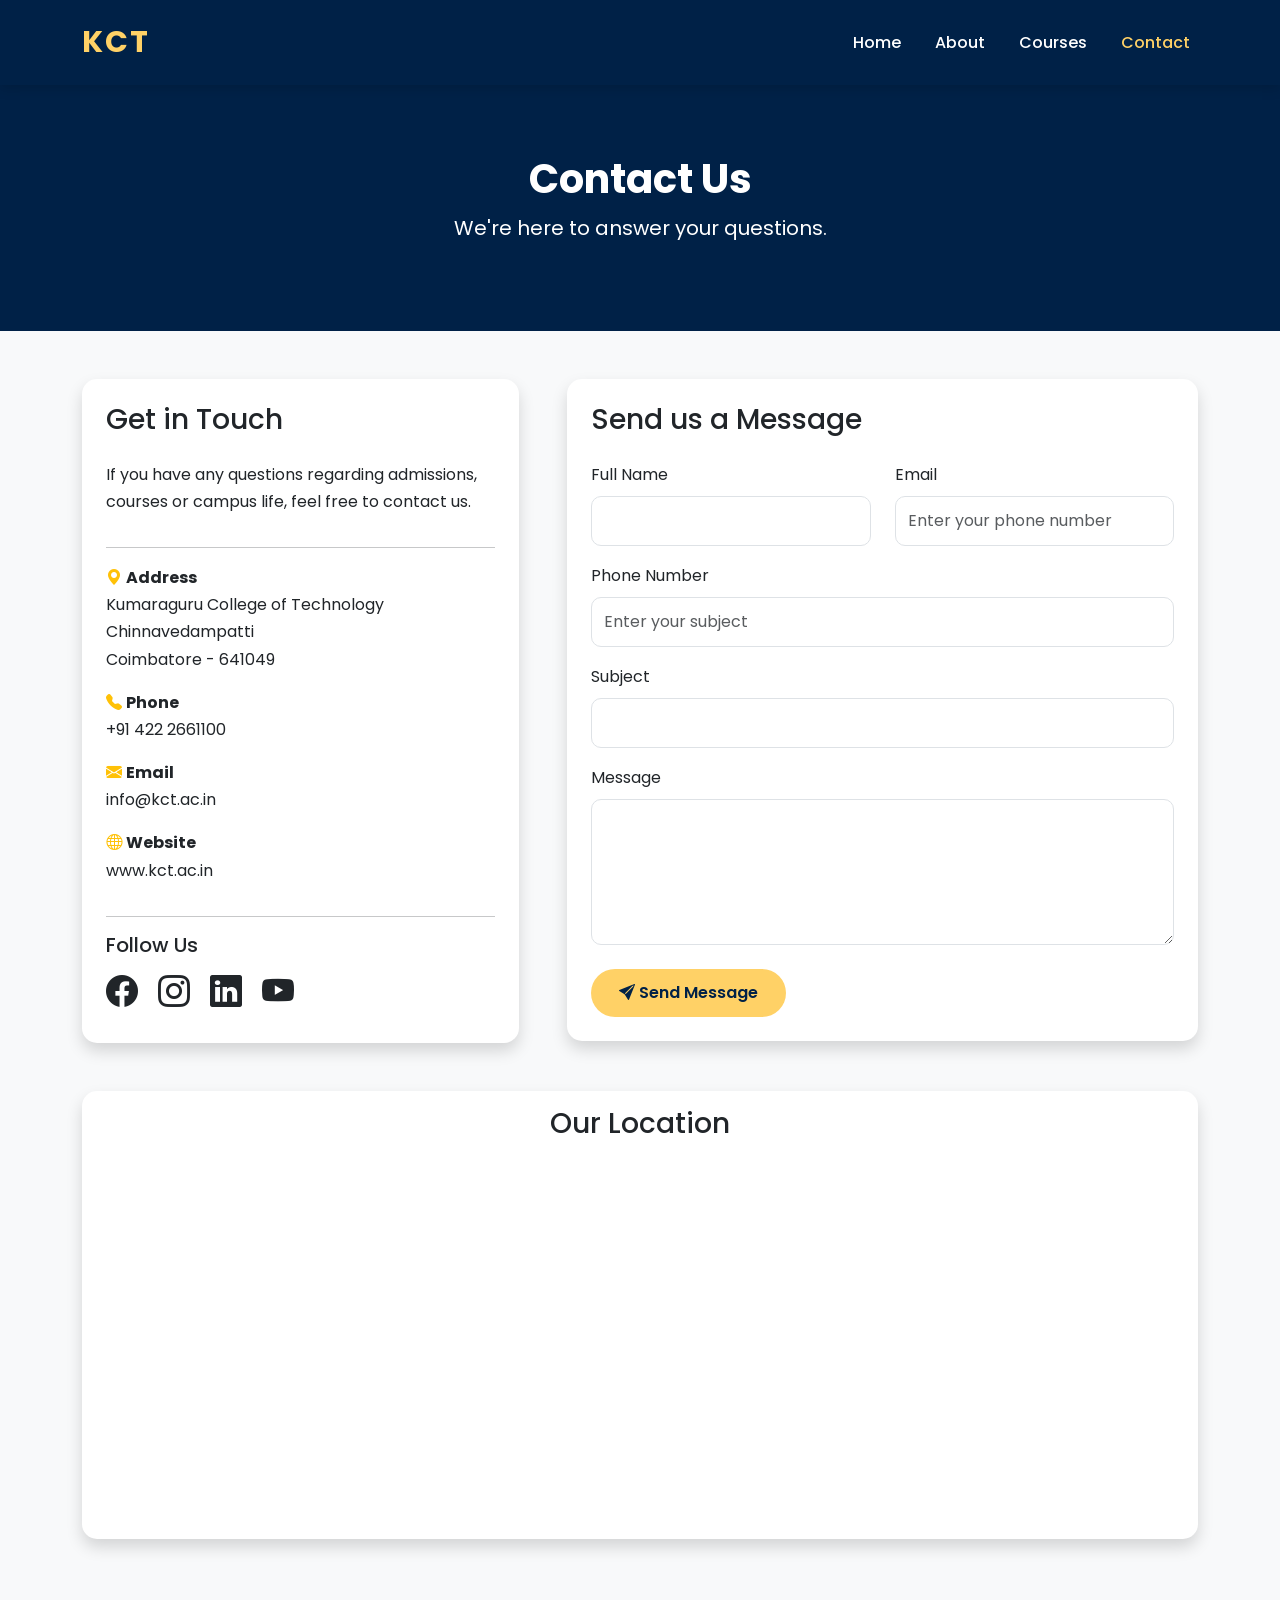
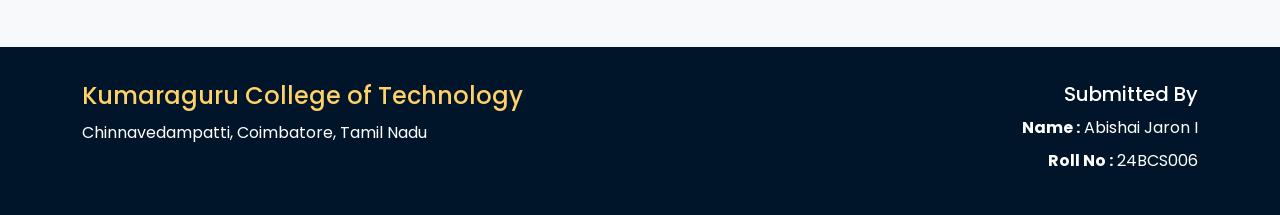
<file: contact.html>
<!DOCTYPE html>
<html lang="en">

<head>

<meta charset="UTF-8">
<meta name="viewport" content="width=device-width, initial-scale=1.0">

<title>Contact | Kumaraguru College of Technology</title>

<link href="https://cdn.jsdelivr.net/npm/bootstrap@5.3.3/dist/css/bootstrap.min.css" rel="stylesheet">

<link rel="stylesheet"
href="https://cdn.jsdelivr.net/npm/bootstrap-icons@1.11.3/font/bootstrap-icons.min.css">

<link rel="stylesheet" href="style.css">

</head>

<body>

<!-- ================= NAVBAR ================= -->

<nav class="navbar navbar-expand-lg navbar-dark custom-navbar">

<div class="container">

<a class="navbar-brand" href="index.html">

KCT

</a>

<button class="navbar-toggler"
type="button"
data-bs-toggle="collapse"
data-bs-target="#menu">

<span class="navbar-toggler-icon"></span>

</button>

<div class="collapse navbar-collapse" id="menu">

<ul class="navbar-nav ms-auto">

<li class="nav-item">
<a class="nav-link" href="index.html">Home</a>
</li>

<li class="nav-item">
<a class="nav-link" href="about.html">About</a>
</li>

<li class="nav-item">
<a class="nav-link" href="courses.html">Courses</a>
</li>

<li class="nav-item">
<a class="nav-link active" href="contact.html">Contact</a>
</li>

</ul>

</div>

</div>

</nav>

<!-- ================= HEADER ================= -->

<section class="page-header">

<div class="container">

<h1>

Contact Us

</h1>

<p>

We're here to answer your questions.

</p>

</div>

</section>

<!-- ================= CONTACT ================= -->

<section class="container py-5">

<div class="row g-5">

<!-- LEFT -->

<div class="col-lg-5">

<div class="card p-4 shadow h-100">

<h3 class="mb-4">

Get in Touch

</h3>

<p>

If you have any questions regarding admissions,
courses or campus life, feel free to contact us.

</p>

<hr>

<p>

<i class="bi bi-geo-alt-fill text-warning"></i>

<strong> Address</strong>

<br>

Kumaraguru College of Technology

<br>

Chinnavedampatti

<br>

Coimbatore - 641049

</p>

<p>

<i class="bi bi-telephone-fill text-warning"></i>

<strong> Phone</strong>

<br>

+91 422 2661100

</p>

<p>

<i class="bi bi-envelope-fill text-warning"></i>

<strong> Email</strong>

<br>

info@kct.ac.in

</p>

<p>

<i class="bi bi-globe text-warning"></i>

<strong> Website</strong>

<br>

www.kct.ac.in

</p>

<hr>

<h5>

Follow Us

</h5>

<div>

<i class="bi bi-facebook fs-2 me-3"></i>

<i class="bi bi-instagram fs-2 me-3"></i>

<i class="bi bi-linkedin fs-2 me-3"></i>

<i class="bi bi-youtube fs-2"></i>

</div>

</div>

</div>

<!-- RIGHT -->

<div class="col-lg-7">

<div class="card shadow p-4">

<h3 class="mb-4">

Send us a Message

</h3>

<form onsubmit="return sendMessage()">

<div class="row">

<div class="col-md-6 mb-3">

<label class="form-label">

Full Name

</label>

<input
type="text"
class="form-control"
required>

</div>

<div class="col-md-6 mb-3">

<label class="form-label">

Email

</label>

<input
    type="tel"
    class="form-control"
    placeholder="Enter your phone number"
>

</div>

</div>

<div class="mb-3">

<label class="form-label">

Phone Number

</label>

<input
    type="text"
    class="form-control"
    placeholder="Enter your subject"
>

</div>

<div class="mb-3">

<label class="form-label">

Subject

</label>

<input
type="text"
class="form-control">

</div>

<div class="mb-4">

<label class="form-label">

Message

</label>

<textarea
rows="5"
class="form-control"
required>

</textarea>

</div>

<button
class="btn btn-warning">

<i class="bi bi-send-fill"></i>

Send Message

</button>

</form>

</div>

</div>

</div>

</section>

<!-- ================= MAP ================= -->

<section class="container pb-5">

<div class="card shadow">

<div class="card-body">

<h3 class="text-center mb-4">

Our Location

</h3>

<iframe

src="https://www.google.com/maps?q=Kumaraguru+College+of+Technology&output=embed"

width="100%"

height="350"

style="border:0;border-radius:10px;"

loading="lazy">

</iframe>

</div>

</div>

</section>

<!-- ================= FOOTER ================= -->

<footer class="footer">

<div class="container">

<div class="row">

<div class="col-md-6">

<h4>

Kumaraguru College of Technology

</h4>

<p>

Chinnavedampatti,
Coimbatore,
Tamil Nadu

</p>

</div>

<div class="col-md-6 text-md-end">

<h5>

Submitted By

</h5>

<p>

<strong>Name :</strong>

Abishai Jaron I

</p>

<p>

<strong>Roll No :</strong>

24BCS006

</p>

</div>

</div>

</div>

</footer>

<script src="https://cdn.jsdelivr.net/npm/bootstrap@5.3.3/dist/js/bootstrap.bundle.min.js"></script>

<script src="script.js"></script>

</body>

</html>
</file>
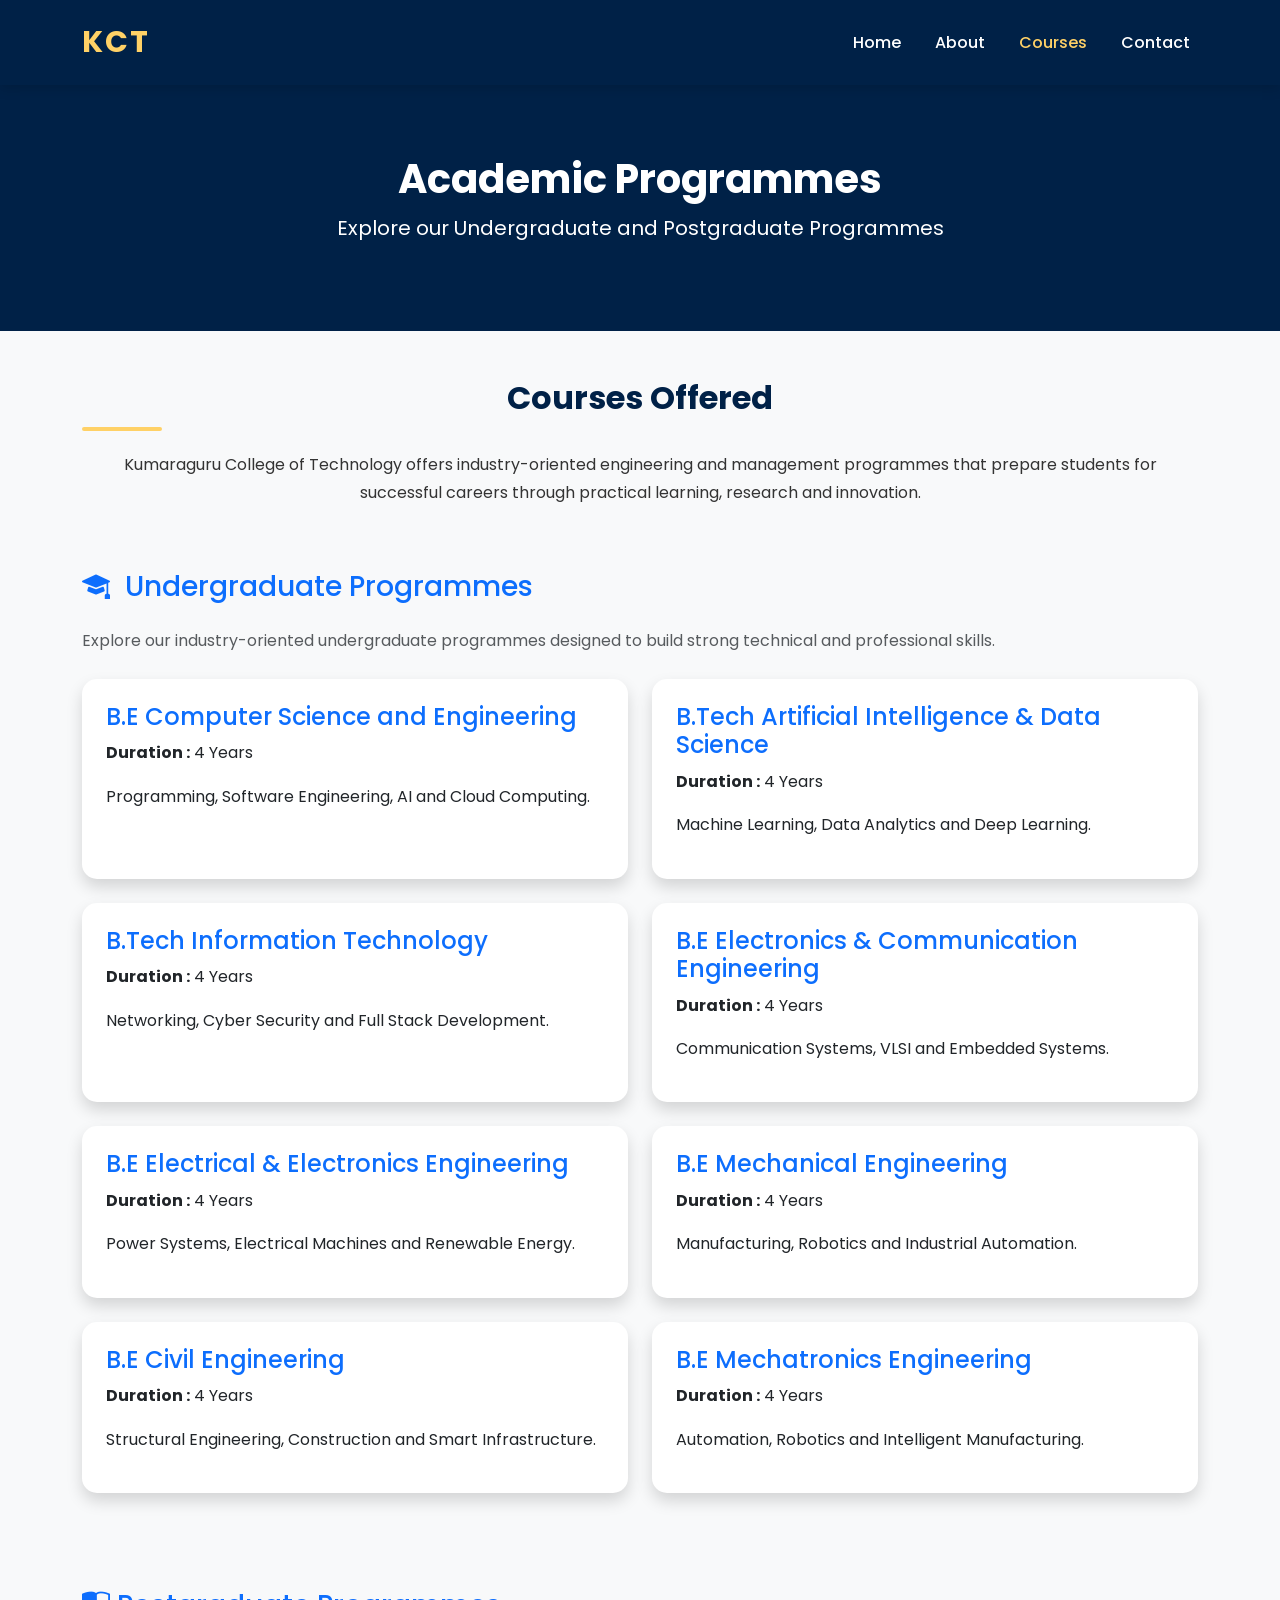
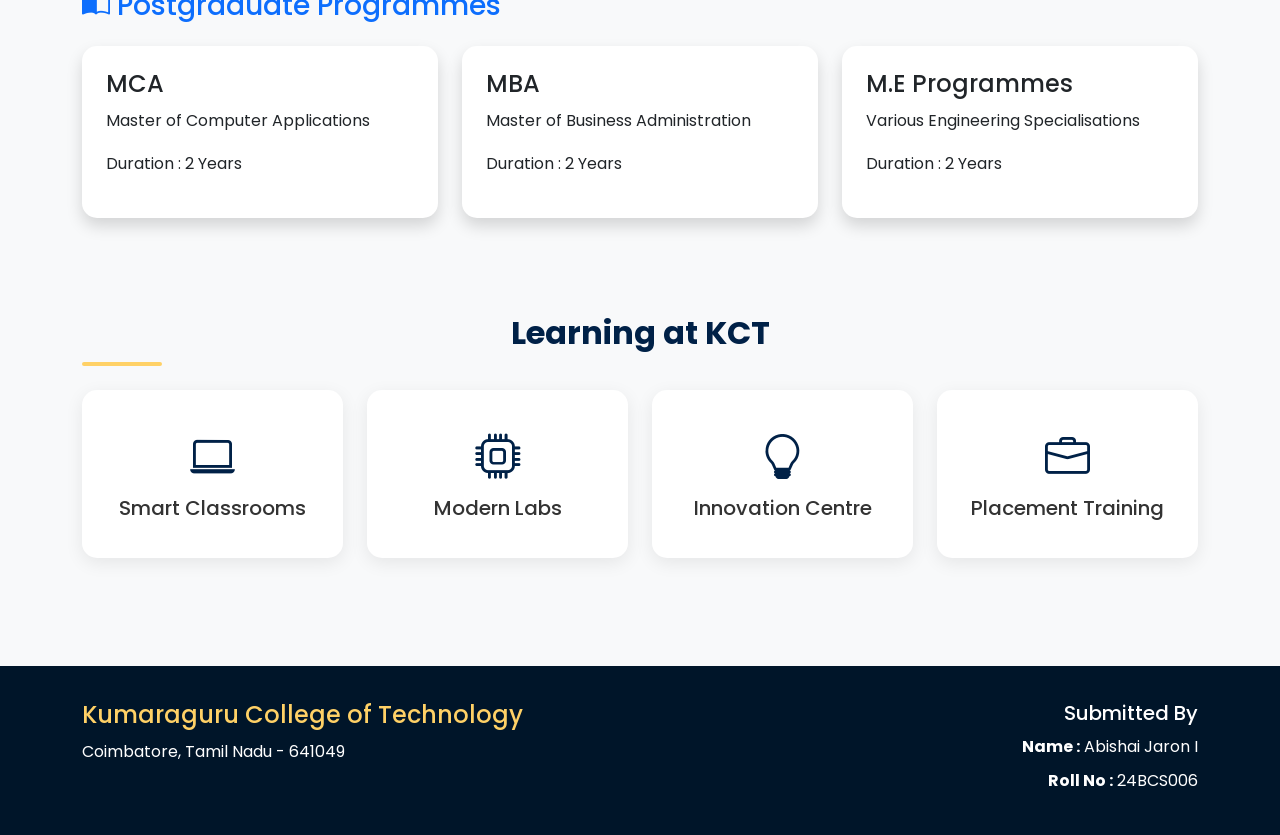
<file: courses.html>
<!DOCTYPE html>
<html lang="en">

<head>

<meta charset="UTF-8">
<meta name="viewport" content="width=device-width, initial-scale=1.0">

<title>Courses | Kumaraguru College of Technology</title>

<link href="https://cdn.jsdelivr.net/npm/bootstrap@5.3.3/dist/css/bootstrap.min.css" rel="stylesheet">

<link rel="stylesheet"
href="https://cdn.jsdelivr.net/npm/bootstrap-icons@1.11.3/font/bootstrap-icons.min.css">

<link rel="stylesheet" href="style.css">

</head>

<body>

<!-- NAVBAR -->

<nav class="navbar navbar-expand-lg navbar-dark custom-navbar">

<div class="container">

<a class="navbar-brand" href="index.html">KCT</a>

<button class="navbar-toggler"
type="button"
data-bs-toggle="collapse"
data-bs-target="#menu">

<span class="navbar-toggler-icon"></span>

</button>

<div class="collapse navbar-collapse" id="menu">

<ul class="navbar-nav ms-auto">

<li class="nav-item">
<a class="nav-link" href="index.html">Home</a>
</li>

<li class="nav-item">
<a class="nav-link" href="about.html">About</a>
</li>

<li class="nav-item">
<a class="nav-link active" href="courses.html">Courses</a>
</li>

<li class="nav-item">
<a class="nav-link" href="contact.html">Contact</a>
</li>

</ul>

</div>

</div>

</nav>

<!-- HEADER -->

<section class="page-header">

<div class="container">

<h1>Academic Programmes</h1>

<p>

Explore our Undergraduate and Postgraduate Programmes

</p>

</div>

</section>

<!-- INTRO -->

<section class="container py-5 text-center">

<h2 class="section-title">

Courses Offered

</h2>

<p class="mt-3">

Kumaraguru College of Technology offers industry-oriented
engineering and management programmes that prepare students
for successful careers through practical learning,
research and innovation.

</p>

</section>

<!-- UNDERGRADUATE -->

<section class="container pb-5">

<h3 class="mb-4 text-primary">
    <i class="bi bi-mortarboard-fill me-2"></i>
    Undergraduate Programmes
</h3>

<p class="text-muted mb-4">
    Explore our industry-oriented undergraduate programmes designed
    to build strong technical and professional skills.
</p>

<div class="row g-4">

<div class="col-md-6">

<div class="card p-4 shadow h-100">

<h4 class="text-primary">B.E Computer Science and Engineering</h4>

<p><strong>Duration :</strong> 4 Years</p>

<p>Programming, Software Engineering, AI and Cloud Computing.</p>

</div>

</div>

<div class="col-md-6">

<div class="card p-4 shadow h-100">

<h4 class="text-primary">B.Tech Artificial Intelligence & Data Science</h4>

<p><strong>Duration :</strong> 4 Years</p>

<p>Machine Learning, Data Analytics and Deep Learning.</p>

</div>

</div>

<div class="col-md-6">

<div class="card p-4 shadow h-100">

<h4 class="text-primary">B.Tech Information Technology</h4>

<p><strong>Duration :</strong> 4 Years</p>

<p>Networking, Cyber Security and Full Stack Development.</p>

</div>

</div>

<div class="col-md-6">

<div class="card p-4 shadow h-100">

<h4 class="text-primary">B.E Electronics & Communication Engineering</h4>

<p><strong>Duration :</strong> 4 Years</p>

<p>Communication Systems, VLSI and Embedded Systems.</p>

</div>

</div>

<div class="col-md-6">

<div class="card p-4 shadow h-100">

<h4 class="text-primary">B.E Electrical & Electronics Engineering</h4>

<p><strong>Duration :</strong> 4 Years</p>

<p>Power Systems, Electrical Machines and Renewable Energy.</p>

</div>

</div>

<div class="col-md-6">

<div class="card p-4 shadow h-100">

<h4 class="text-primary">B.E Mechanical Engineering</h4>

<p><strong>Duration :</strong> 4 Years</p>

<p>Manufacturing, Robotics and Industrial Automation.</p>

</div>

</div>

<div class="col-md-6">

<div class="card p-4 shadow h-100">

<h4 class="text-primary">B.E Civil Engineering</h4>

<p><strong>Duration :</strong> 4 Years</p>

<p>Structural Engineering, Construction and Smart Infrastructure.</p>

</div>

</div>

<div class="col-md-6">

<div class="card p-4 shadow h-100">

<h4 class="text-primary">B.E Mechatronics Engineering</h4>

<p><strong>Duration :</strong> 4 Years</p>

<p>Automation, Robotics and Intelligent Manufacturing.</p>

</div>

</div>

</div>

</section>

<!-- POSTGRADUATE -->

<section class="container py-5">

<h3 class="mb-4 text-primary">

<i class="bi bi-book-half"></i>

Postgraduate Programmes

</h3>

<div class="row g-4">

<div class="col-md-4">

<div class="card p-4 shadow h-100">

<h4>MCA</h4>

<p>Master of Computer Applications</p>

<p>Duration : 2 Years</p>

</div>

</div>

<div class="col-md-4">

<div class="card p-4 shadow h-100">

<h4>MBA</h4>

<p>Master of Business Administration</p>

<p>Duration : 2 Years</p>

</div>

</div>

<div class="col-md-4">

<div class="card p-4 shadow h-100">

<h4>M.E Programmes</h4>

<p>Various Engineering Specialisations</p>

<p>Duration : 2 Years</p>

</div>

</div>

</div>

</section>

<!-- WHY KCT -->

<section class="container py-5">

<h2 class="section-title text-center">

Learning at KCT

</h2>

<div class="row mt-4">

<div class="col-md-3">

<div class="feature-box">

<i class="bi bi-laptop feature-icon"></i>

<h5>Smart Classrooms</h5>

</div>

</div>

<div class="col-md-3">

<div class="feature-box">

<i class="bi bi-cpu feature-icon"></i>

<h5>Modern Labs</h5>

</div>

</div>

<div class="col-md-3">

<div class="feature-box">

<i class="bi bi-lightbulb feature-icon"></i>

<h5>Innovation Centre</h5>

</div>

</div>

<div class="col-md-3">

<div class="feature-box">

<i class="bi bi-briefcase feature-icon"></i>

<h5>Placement Training</h5>

</div>

</div>

</div>

</section>

<!-- FOOTER -->

<footer class="footer">

<div class="container">

<div class="row">

<div class="col-md-6">

<h4>Kumaraguru College of Technology</h4>

<p>Coimbatore, Tamil Nadu - 641049</p>

</div>

<div class="col-md-6 text-md-end">

<h5>Submitted By</h5>

<p><strong>Name :</strong> Abishai Jaron I</p>

<p><strong>Roll No :</strong> 24BCS006</p>

</div>

</div>

</div>

</footer>

<script src="https://cdn.jsdelivr.net/npm/bootstrap@5.3.3/dist/js/bootstrap.bundle.min.js"></script>

</body>

</html>
</file>
<file: style.css>
/* ===================================
   GOOGLE FONT
=================================== */

@import url('https://fonts.googleapis.com/css2?family=Poppins:wght@300;400;500;600;700;800&display=swap');

/* ===================================
   GENERAL
=================================== */

*{
    margin:0;
    padding:0;
    box-sizing:border-box;
}

html{
    scroll-behavior:smooth;
}

body{

    font-family:'Poppins',sans-serif;

    background:#f8f9fa;

    color:#333;

    line-height:1.7;

}

/* ===================================
   NAVBAR
=================================== */

.custom-navbar{

    background:#002147;

    padding:12px 0;

    box-shadow:0 3px 12px rgba(0,0,0,.15);

}

.navbar-brand{

    font-size:30px;

    font-weight:700;

    color:#FFD166 !important;

    letter-spacing:2px;

}

.nav-link{

    color:white !important;

    margin-left:18px;

    font-weight:500;

    transition:.3s;

}

.nav-link:hover{

    color:#FFD166 !important;

}

.nav-link.active{

    color:#FFD166 !important;

}

/* ===================================
   HERO
=================================== */

.hero{

    height:90vh;

    background:

    linear-gradient(rgba(0,33,71,.65),
    rgba(0,33,71,.65)),

    url("images/kct.jpg");

    background-size:cover;

    background-position:center;

    display:flex;

    align-items:center;

}

.hero h1{

    font-size:60px;

    font-weight:700;

}

.hero p{

    font-size:22px;

    margin-top:20px;

}

.hero .btn{

    margin-top:25px;

}

/* ===================================
   BUTTON
=================================== */

.btn-warning{

    background:#FFD166;

    color:#002147;

    border:none;

    font-weight:600;

    padding:12px 28px;

    border-radius:30px;

}

.btn-warning:hover{

    background:#FFC233;

    color:#002147;

    transform:translateY(-2px);

    box-shadow:0 6px 15px rgba(0,0,0,.15);

}
/* ===================================
   PAGE HEADER
=================================== */

.page-header{

    background:#002147;

    color:white;

    padding:70px 0;

    text-align:center;

}

.page-header h1{

    font-weight:700;

}

.page-header p{

    font-size:20px;

}

/* ===================================
   SECTION TITLE
=================================== */

.section-title{

    color:#002147;

    font-weight:700;

    margin-bottom:20px;

    position:relative;

}

.section-title::after{

    content:"";

    display:block;

    width:80px;

    height:4px;

    background:#FFD166;

    margin-top:10px;

    border-radius:10px;

}

/* ===================================
   IMAGE
=================================== */

img{

    border-radius:15px;

}

/* ===================================
   STATISTICS
=================================== */

.stats{

    background:white;

    padding:60px 0;

}

.stat-card{

    background:white;

    border-radius:15px;

    padding:30px;

    text-align:center;

    box-shadow:0 6px 20px rgba(0,0,0,.08);

    transition:.4s;

}

.stat-card:hover{

    transform:translateY(-8px);

}

.stat-icon{

    font-size:45px;

    color:#FFD166;

}

.stat-card h2{

    color:#002147;

    font-weight:700;

    margin-top:15px;

}

/* ===================================
   FEATURE BOX
=================================== */

.feature-box{

    background:white;

    border-radius:15px;

    padding:30px;

    text-align:center;

    box-shadow:0 5px 18px rgba(0,0,0,.08);

    transition:.4s;

    height:100%;

}

.feature-box:hover{

    transform:translateY(-8px);

}

.feature-icon{

    font-size:45px;

    color:#002147;

    margin-bottom:15px;

}

.feature-box h4{

    color:#002147;

    margin-bottom:15px;

}

/* ===================================
   CARD
=================================== */

.card{

    border:none;

    border-radius:15px;

    overflow:hidden;

    transition:.4s;

}

.card:hover{

    transform:translateY(-8px);

    box-shadow:0 12px 25px rgba(0,0,0,.15);

}

.card-title{

    color:#002147;

    font-weight:600;

}

/* ===================================
   FORM
=================================== */

.form-control{

    border-radius:10px;

    padding:12px;

}

.form-control:focus{

    box-shadow:none;

    border-color:#002147;

}

/* ===================================
   FOOTER
=================================== */

.footer{

    background:#001529;

    color:white;

    padding:35px 0;

    margin-top:60px;

}

.footer h4{

    color:#FFD166;

}

.footer p{

    margin-bottom:6px;

}

/* ===================================
   RESPONSIVE
=================================== */

@media(max-width:992px){

.hero{

height:75vh;

}

.hero h1{

font-size:42px;

}

.hero p{

font-size:18px;

}

}

@media(max-width:768px){

.hero{

text-align:center;

}

.hero h1{

font-size:34px;

}

.section-title{

text-align:center;

}

.section-title::after{

margin:auto;
margin-top:10px;

}

.footer{

text-align:center;

}

}

@media(max-width:576px){

.hero h1{

font-size:28px;

}

.hero p{

font-size:16px;

}

}
@media(max-width:576px){

    .navbar-brand{
        font-size:24px;
    }

    .nav-link{
        margin-left:0;
        padding:10px 0;
    }

}
</file>
